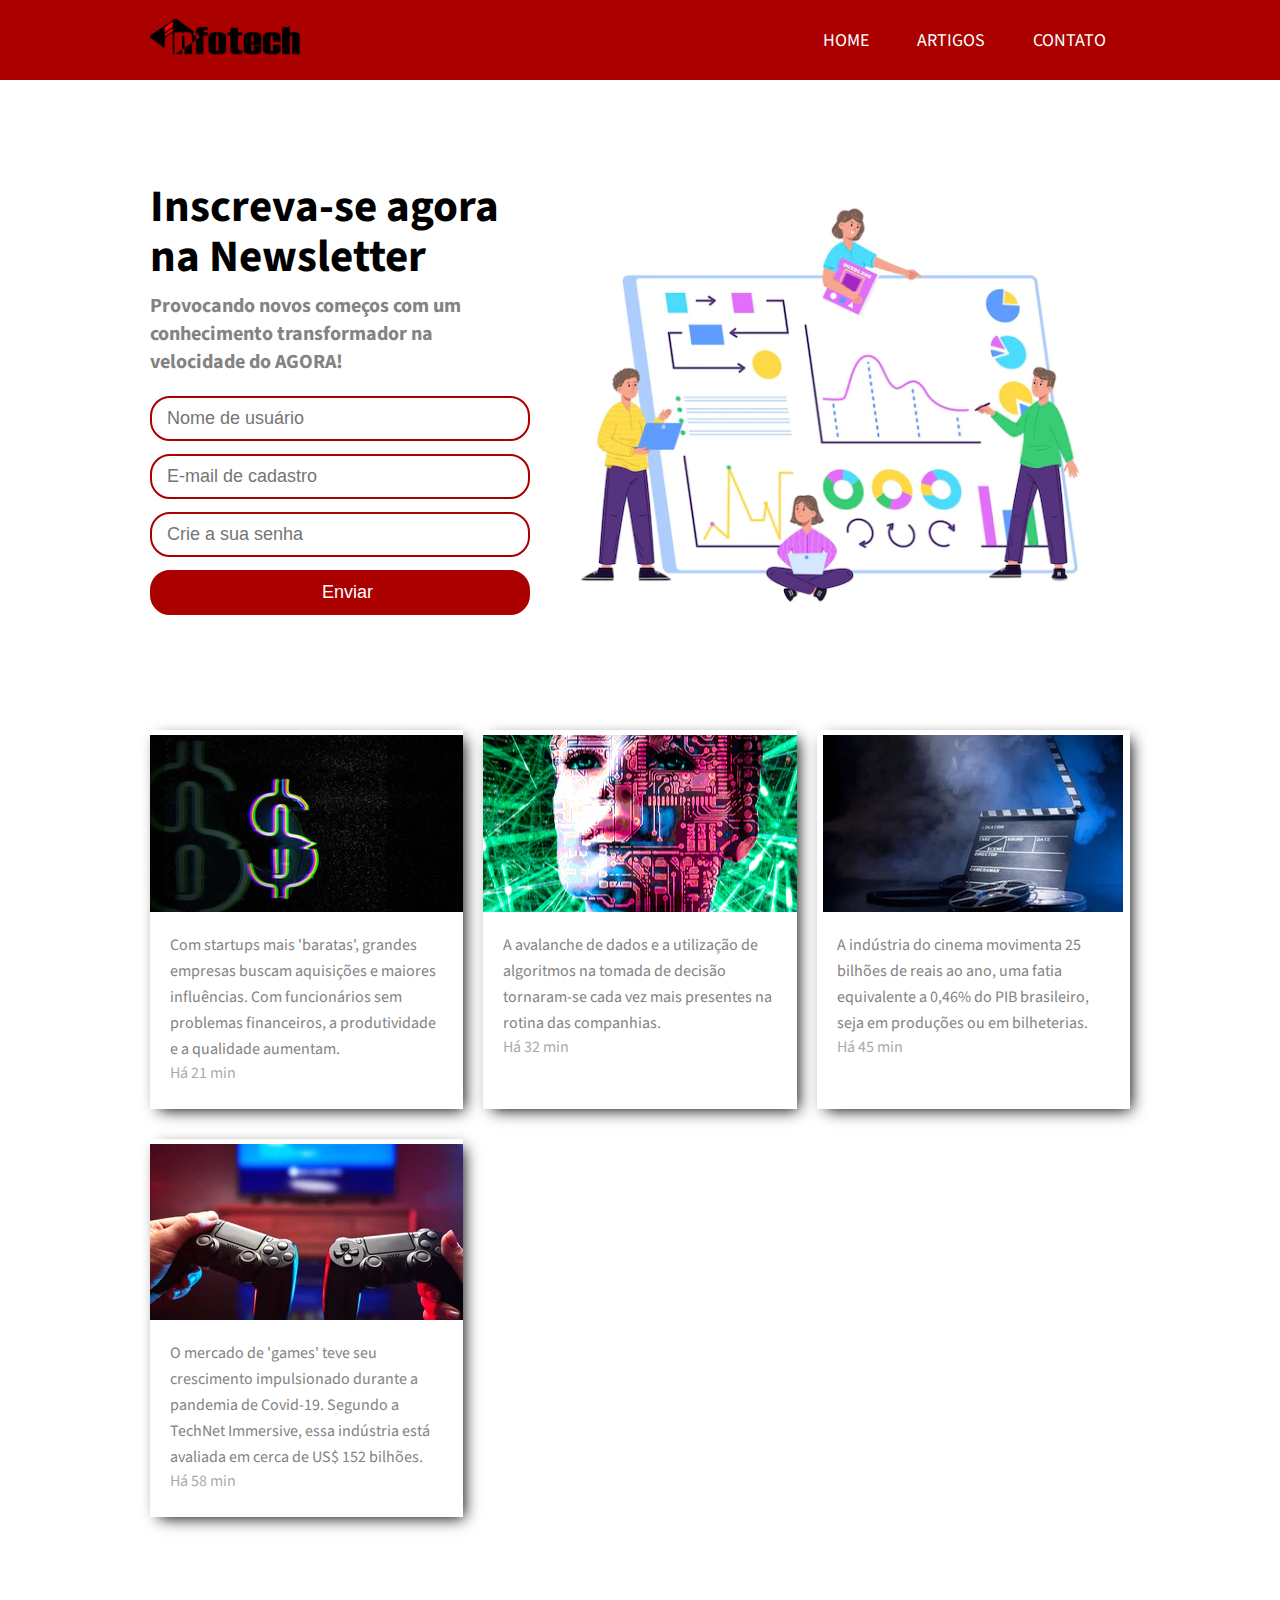
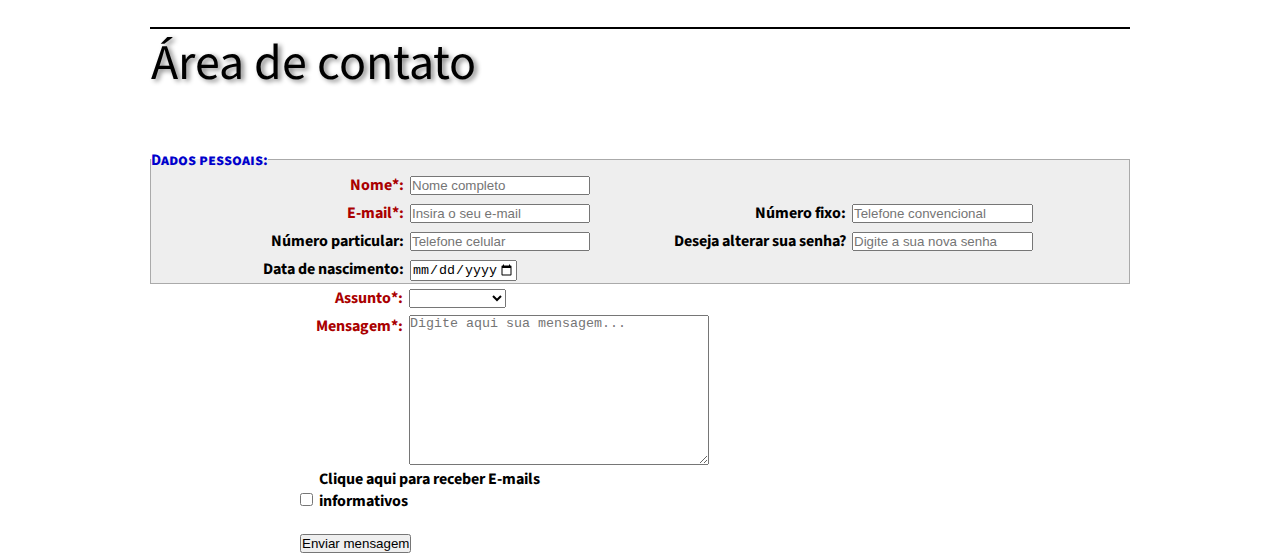
<file: index.html>
<!DOCTYPE html>
<html lang="pt-br">
    <head>
        <meta charset="UTF-8">
        <meta http-equiv="X-UA-Compatible" content="IE=edge">
        <meta name="viewport" contet="width=device-width, initial-scale=1.0">
        <title>Infotech</title>
        <link rel="icon" type="image/x-icon" href="capa.png">
        <link rel="stylesheet" href="./css/style.css">
        <link rel="stylesheet" href="./css/responsive.css">
   </head>

   <body>
       <header>
            <div class="container">
                <img src="./images/baner.png" alt="logo">
                <div class="menu-section">
                    <div class="container-menu">
                    <input type="checkbox" id="checkbox-menu">
                    <label for="checkbox-menu">
                        <span></span>
                        <span></span>
                        <span></span>
                    </label>
                </div>
                <nav>
                    <ul>
                        <li>
                            <a href="#">Home</a>
                        </li>
                        <li>
                            <a href="#">Artigos</a>
                        </li>
                        <li>
                            <a href="#contato">Contato</a>
                        </li>
                    </ul>
                </nav>
                </div>
            </div>
        </header>
        <main>
        <div class="container-main">
            <div>
                <h2><span>Inscreva-se agora</span></h2>
                <h2>na Newsletter</h2>
                <h3>
                    Provocando novos começos com um conhecimento transformador na 
                    velocidade do AGORA!
                </h3>
                <form class="form">
                    <input type="text" placeholder="Nome de usuário">
                    <input type="email" placeholder="E-mail de cadastro">
                    <input type="password" placeholder="Crie a sua senha">
                    <input type="submit" value="Enviar">
                </form>
            </div>
            <img src="./images/register.webp" alt="">
        </div>
        </main>
        <section class="cards">
            <div class="card">
                <div class="image">
                    <img src="./images/fortuna.jpg">
                </div>
            <div class="content">
                <p class="title text--medium">
                    Com startups mais 'baratas', grandes empresas buscam aquisições e maiores influências. Com funcionários sem problemas financeiros, a produtividade e a qualidade aumentam.
                </p>
                <div class="info">
                    <p class="text">Há 21 min</p>
                </div>
            </div> 
        </div>
        <div class="card">
            <div class="image">
                <img src="./images/emote.gif">
            </div>
    
            <div class="content">
                <p class="title text--medium">
                    A avalanche de dados e a utilização de algoritmos na tomada de decisão tornaram-se cada vez mais presentes na rotina das companhias.
                </p>
                <div class="info">
                    <p class="text">Há 32 min</p>
                </div>
            </div> 
        </div>
        <div class="card">
            <div class="image">
                <img src="./images/filme.jpeg">
            </div>
    
            <div class="content">
                <p class="title text--medium">
                    A indústria do cinema movimenta 25 bilhões de reais ao ano, uma fatia equivalente a 0,46% do PIB brasileiro, seja em produções ou em bilheterias.
                </p>
                <div class="info">
                    <p class="text">Há 45 min</p>
                </div>
            </div> 
        </div>
        <div class="card">
            <div class="image">
                <img src="./images/jogos.webp">
            </div>
    
            <div class="content">
                <p class="title text--medium">
                    O mercado de 'games' teve seu crescimento impulsionado durante a pandemia de Covid-19. Segundo a TechNet Immersive, essa indústria está avaliada em cerca de US$ 152 bilhões. 
                </p>
                <div class="info">
                    <p class="text">Há 58 min</p>
                </div>
            </div> 
        </div>
       </section>
       <section>
            <div class="contatos" id="contato">Área de contato</div>
       </section>
       <section class="cards">
            <form action="#" method="post">
                <fieldset>
                    <legend>Dados pessoais:</legend>
                    <div>
                        <label for="nome" class="obrigatorio">Nome*:</label>
                        <input type="text" name="nome" id="nome" placeholder="Nome completo">
                        
                    </div>
                    <div class="barra">
                        <label for="email" class="obrigatorio">E-mail*:</label>
                        <input type="mail" name="email" id="email" placeholder="Insira o seu e-mail">
                        <label for="numero">Número fixo:</label>
                        <input type="number" id="telefone" name="telefone" placeholder="Telefone convencional">
                        <label for="phone">Número particular:</label>
                        <input type="tel" id="phone" name="phone" placeholder="Telefone celular">
                        <label for="senha">Deseja alterar sua senha?</label>
                        <input type="password" id="pass" name="password" minlenght="8" maxlength="13" required placeholder="Digite a sua nova senha">
                        <label for="aniversario">Data de nascimento:</label>
                        <input type="date" id="aniversario" name="aniversario" value="submit" min="1960-01-01" max="2003-12-31">
                    </div>
                </fieldset>
                <div>
                    <label for="assunto" class="obrigatorio">Assunto*:</label>
                    <select name="assunto" id="assunto" required>
                        <option value="" selected></option>
                        <option value="reclamacao">Reclamação</option>
                        <option value="sugestao">Sugestão</option>
                        <option value="elogio">Elogio</option>
                        <option value="duvida">Dúvidas</option>
                        <option value="outro">Outro...</option>
                    </select>
                </div>
                <div>
                    <label for="mensagem" class="obrigatorio">Mensagem*:</label>
                    <textarea name="mensagem" id="mensagem" placeholder="Digite aqui sua mensagem..." required></textarea>
                </div>
                <div class="cadastro">
                    <input type="checkbox" name="cadastro" id="cadastro">
                    <label for="cadastro">Clique aqui para receber E-mails informativos</label>
                </div>
                <div class="cadastro">
                    <input type="submit" value="Enviar mensagem">
                </div>
            </form>
       </section>
    </body>
</html>
</file>
<file: css/style.css>
@import url('https://fonts.googleapis.com/css2?family=Source+Sans+Pro:ital,wght@0,300;0,400;0,700;1,400&display=swap');
*{
    box-sizing: border-box;
    margin: 0;
    padding: 0;
    outline: 0;
}

html,
body {
    height: 100vh;
    font-family: "Source Sans Pro", 'Times New Roman';
    text-rendering: optimizeLegibility;
    -webkit-font-smoothing: antialiased;
} 

/* HEADER */

header {
    background-color: #AA0000;
}

header .container{
    display: flex;
    align-items: center;
    justify-content: space-between;
    max-width: 980px;
    height: 80px;
    margin: auto;
}

header nav ul{
    display: flex;
}

header nav ul li {
    list-style: none;
}

header nav ul li a {
    text-decoration: none;
    color: white;
    text-transform: uppercase;
    font-size: 18px;
    padding: 24px;
    transition: all 250ms linear 0s;
}

header nav ul li a:hover {
    background: rgba(255,255,255,0.15);
}

header .container img{
    height: 43px;
}

/* MAIN */
main {
    margin-bottom: 100px;
}

main .container-main{
    display: flex;
    align-items: center;
    justify-content: space-between;
    max-width: 980px;
    margin: 100px auto 0px auto;
}

h2{
    color: rgb(0,0,0);
    font-size: 45px;
    line-height: 50px;
    font-weight: bold;
}

h3{
    color: rgb(131,131,131);
    font-size: 20px;
    line-height: 28px;
    margin: 10px 0;
}

form  {
    margin-top: 20px;
}

.form input {
    width: 380px;
    padding-left: 15px;
    font-size: 18px;
    height: 45px;
    margin-bottom: 13px;
    border-radius: 20px;
    border: 2px solid #AA0000;
}

.form :first-child{
    width: 380px;
}

.form [type="submit"] {
    background-color: #AA0000;
    color: white;
}
.form   [type="submit"]:hover {
    cursor: pointer;
}

main .container-main img{
    width: 600px;
}

.forms {
    justify-content: center;
    align-items: flex-start;
    flex-direction: column;

}

/* CARDS */

.cards {
    width: 90%;
    max-width: 980px;
    margin: auto;
    display: grid;
    grid-template-columns: repeat(auto-fit, minmax(250px, 1fr));
    grid-gap: 20px;
}

.text--medium{
    font-size: 16px;
    line-height: 26px;
    font-weight: 400;
    color: rgb(131,131,131);
}

.text {
    color:#AAA
}

.card{
    display: flex;
    flex-direction: column;
    cursor: pointer;
    box-shadow: 5px 5px 15px -4px #000000;
    transition: all 0.3s ease 0s;
}

.card:hover{
    transform: translateY(-7px);
}

.image {
    width: 100%;
    padding-top: 56.25%;
    overflow: hidden;
    position: relative;
}

.image img{
    position: absolute;
    border-radius: 10px;
    top: 50%;
    left: 50%;
    transform: translate(-50%, -50%);
}

.content {
    margin: 20px;
}

.title{
    margin-bottom: 0px;
}

.contatos {
    font-size: 50px;
    display: flex;
    justify-content: flex-start;
    height: 0px;
    align-items: flex-start;
    border: 1px solid black;
    margin: 100px auto;
    max-width: 980px;
    text-shadow: 3px 2px 5px gray;
    font-family: "Source Sans Pro", 'Times New Roman';
    text-rendering: optimizeLegibility;


}

/* CONTACT FORM */

.cards > div {
    margin-bottom: 10px;
    padding: 5px 0;

}

fieldset {
    padding-left: 0;
    background-color: #EEE;
    border: 1px solid #AAA
}

legend {
    color: #0000CC;
    font-weight: bold;
    font-variant:small-caps;
}

textarea {
    vertical-align: text-top;
    width: 300px;
    height: 150px;
}

input[type=text], input[type=mail], input[type=tel] {
    width: 180px;
}


label {
    margin: 3px;
    display: inline-block;
    width: 250px;
    text-align: right;
    font-weight: bold;
}

div.cadastro {
    padding-left: 150px;
    text-align: left;

}

label.obrigatorio {
    color:#AA0000;
}

.cadastro label {
    width: 300px;
    text-align: left;
    margin-bottom: 20px;
}
</file>
<file: css/responsive.css>
@media (max-width: 1000px){
    main .container-main div{
        margin: auto;
    }
    main .container-main img{
        display: none;
    }
    h2 {
        margin-left: 50px;
    }
    div h3 {
        margin-left: 50px;
    }
    form  {
        display: flex;
        align-items: center;
        width: 100%;
        padding-top: 30px;
        text-align: center;
        flex-direction: column;
    }
    input {
        margin:12px;
    }
}

@media (min-height: 631px) {
    .container-menu{
        display: none;
    }
}
@media (max-width: 1000px) {
    .container {
        padding: 0px 20px;
    }
}
@media (max-width: 630px) {
    nav {
        display: none;
    }
    main .container-menu img{
        display: none;
    }
    .container-menu{
        height: 100%;
        display:flex;
        align-items: center;
        justify-content: center;
    }

    #checkbox-menu {
        position: absolute;
        opacity: 0;
    }

    label{
        cursor: pointer;
        position: relative;
        display: block;
        height: 22px;
        width: 30px;
    }

    label span{
        position: absolute;
        display: block;
        height: 5px;
        width: 100%;
        background: white;
        border-radius: 30px;
        transition: 0.25s ease-in-out;
    }

    label span:nth-child(1){
        top: 0;
    }
    label span:nth-child(2){
        top: 8px;
    }
    label span:nth-child(3){
        top: 16px;
    }

    #checkbox-menu:checked + label span:nth-child(1){
        transform: rotate(-45deg);
        top: 8px
    }
    #checkbox-menu:checked + label span:nth-child(2){
        opacity: 0;
    }
    #checkbox-menu:checked + label span:nth-child(3){
        transform: rotate(45deg);
        top: 8px;
    }
 
}
</file>
